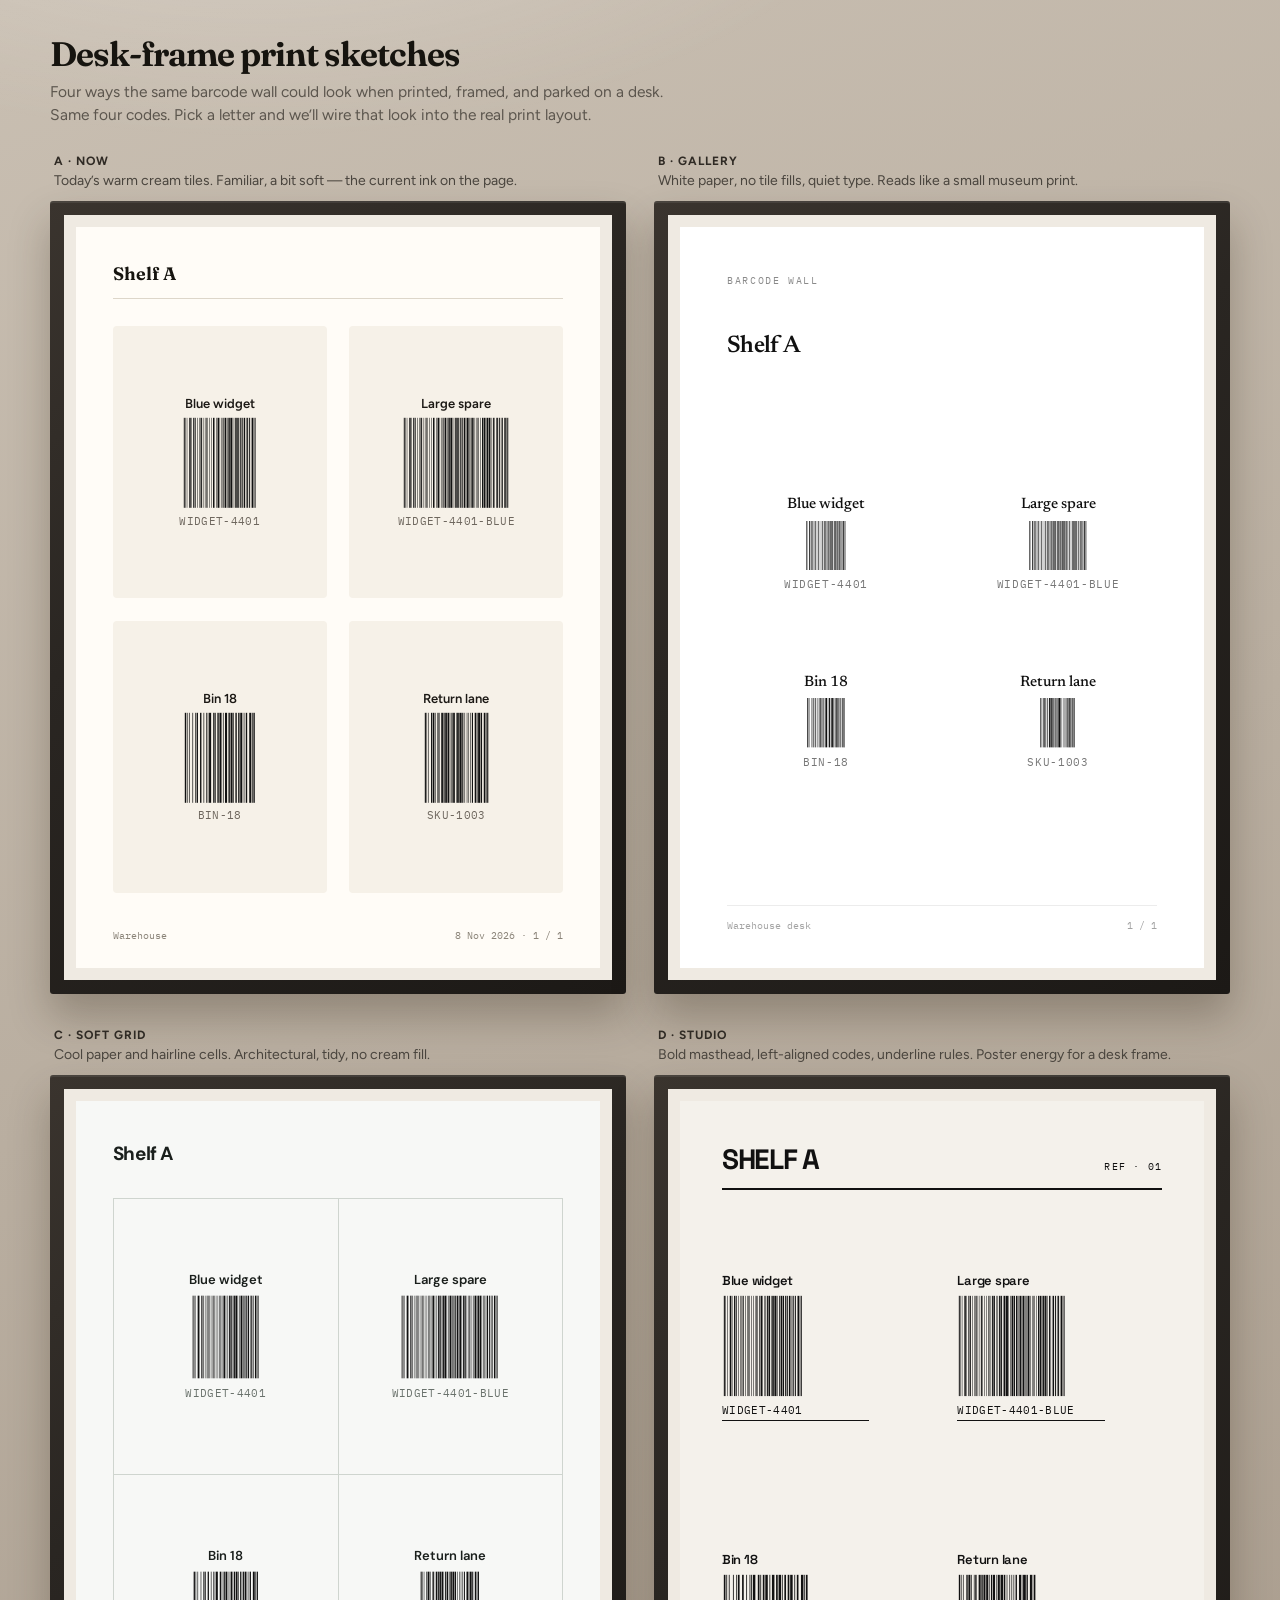
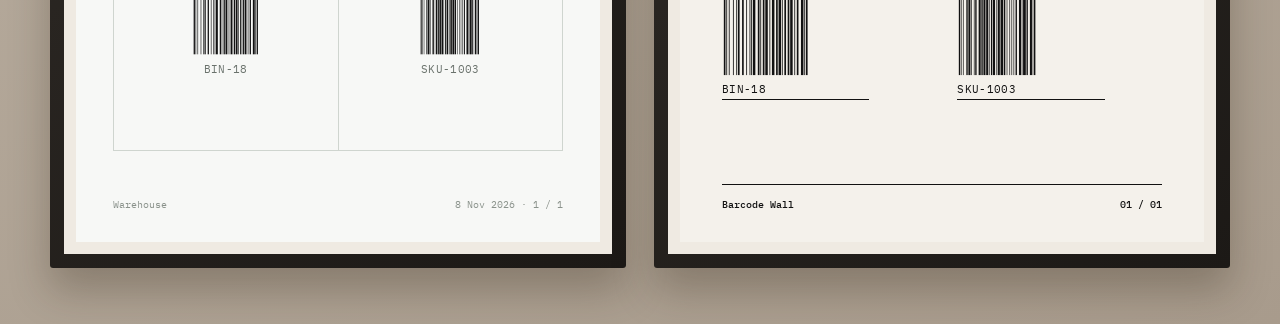
<file: .desk-frames/index.html>
<!DOCTYPE html>
<html lang="en">
<head>
  <meta charset="UTF-8" />
  <meta name="viewport" content="width=device-width, initial-scale=1" />
  <title>Desk-frame print sketches</title>
  <link rel="preconnect" href="https://fonts.googleapis.com" />
  <link rel="preconnect" href="https://fonts.gstatic.com" crossorigin />
  <link href="https://fonts.googleapis.com/css2?family=Fraunces:opsz,wght@9..144,500;9..144,650&family=Figtree:wght@400;500;600;700&family=IBM+Plex+Mono:wght@400;500&family=Newsreader:opsz,wght@6..72,500;6..72,600&family=Space+Grotesk:wght@500;600;700&family=DM+Sans:opsz,wght@9..40,500;9..40,600;9..40,700&display=swap" rel="stylesheet" />
  <style>
    :root {
      --desk: #b9aea0;
      --desk-deep: #a89b8c;
      --ink: #16140f;
      --muted: #5c564e;
      --frame: #2a2622;
      --mat: #efeae2;
    }

    * { box-sizing: border-box; }

    html, body {
      margin: 0;
      background:
        radial-gradient(1200px 600px at 20% -10%, rgba(255,255,255,0.28), transparent 55%),
        linear-gradient(160deg, #c9bfb2 0%, var(--desk) 48%, var(--desk-deep) 100%);
      color: var(--ink);
      font-family: Figtree, "Segoe UI", sans-serif;
      min-height: 100%;
    }

    body {
      padding: 36px 28px 56px;
    }

    .intro {
      max-width: 1180px;
      margin: 0 auto 28px;
    }

    .intro h1 {
      margin: 0 0 8px;
      font-family: Fraunces, Georgia, serif;
      font-size: 34px;
      font-weight: 650;
      letter-spacing: -0.03em;
      line-height: 1.1;
    }

    .intro p {
      margin: 0;
      max-width: 62ch;
      color: var(--muted);
      font-size: 15.5px;
      line-height: 1.45;
    }

    .board {
      max-width: 1180px;
      margin: 0 auto;
      display: grid;
      grid-template-columns: 1fr 1fr;
      gap: 34px 28px;
    }

    .option {
      display: flex;
      flex-direction: column;
      gap: 10px;
    }

    .option-meta {
      display: flex;
      flex-direction: column;
      gap: 4px;
      padding: 0 4px;
    }

    .option-name {
      margin: 0;
      font-size: 12px;
      letter-spacing: 0.08em;
      text-transform: uppercase;
      font-weight: 700;
      color: #2f2a24;
    }

    .option-note {
      margin: 0;
      font-size: 14px;
      color: #4a453e;
      line-height: 1.35;
    }

    /* Physical frame around the print */
    .frame {
      background: linear-gradient(145deg, #3a342e, var(--frame) 40%, #1c1916);
      padding: 14px;
      border-radius: 3px;
      box-shadow:
        0 22px 40px rgba(40, 28, 16, 0.28),
        0 2px 0 rgba(255,255,255,0.08) inset;
    }

    .mat {
      background: var(--mat);
      padding: 12px;
    }

    .sheet {
      width: 100%;
      aspect-ratio: 210 / 297;
      display: flex;
      flex-direction: column;
      position: relative;
      overflow: hidden;
      print-color-adjust: exact;
      -webkit-print-color-adjust: exact;
    }

    .sheet-title {
      margin: 0;
      line-height: 1.15;
    }

    .grid {
      display: grid;
      grid-template-columns: 1fr 1fr;
      flex: 1;
      min-height: 0;
    }

    .cell {
      display: flex;
      flex-direction: column;
      align-items: center;
      justify-content: center;
      gap: 5px;
      min-height: 0;
      text-align: center;
    }

    .cell-title {
      margin: 0;
      font-weight: 600;
      line-height: 1.15;
    }

    .bars {
      width: 100%;
      display: flex;
      align-items: center;
      justify-content: center;
      min-height: 0;
    }

    .bars svg {
      height: 100%;
      width: auto;
      max-width: 100%;
      display: block;
    }

    .label {
      margin: 0;
      font-family: "IBM Plex Mono", ui-monospace, monospace;
      letter-spacing: 0.03em;
      text-align: center;
    }

    .foot {
      display: flex;
      justify-content: space-between;
      align-items: baseline;
      font-family: "IBM Plex Mono", ui-monospace, monospace;
    }

    /* A · Now (baseline) */
    .now .sheet {
      background: #fffcf7;
      padding: 7% 7% 5%;
      gap: 4%;
    }
    .now .sheet-title {
      font-family: Fraunces, Georgia, serif;
      font-size: clamp(14px, 2.4vw, 18px);
      font-weight: 650;
      padding-bottom: 3%;
      border-bottom: 1px solid #ddd6ca;
    }
    .now .grid { gap: 4% 5%; }
    .now .cell {
      background: #f6f1e8;
      border-radius: 4px;
      padding: 6% 5%;
      gap: 4px;
    }
    .now .cell-title { font-size: clamp(11px, 1.7vw, 13px); color: #1c1915; }
    .now .bars { height: 38%; }
    .now .label { font-size: clamp(9px, 1.3vw, 11px); color: #6e675e; }
    .now .foot { font-size: clamp(8px, 1.1vw, 10px); color: #8a8378; margin-top: 2%; }

    /* B · Gallery */
    .gallery .sheet {
      background: #ffffff;
      padding: 9% 9% 7%;
      gap: 6%;
    }
    .gallery .sheet-title {
      font-family: Newsreader, Georgia, serif;
      font-size: clamp(18px, 3vw, 24px);
      font-weight: 600;
      letter-spacing: -0.03em;
      color: #111;
      border: 0;
      padding: 0;
    }
    .gallery .eyebrow {
      margin: 0 0 6px;
      font-family: "IBM Plex Mono", monospace;
      font-size: clamp(8px, 1.1vw, 10px);
      letter-spacing: 0.16em;
      text-transform: uppercase;
      color: #8a8a8a;
    }
    .gallery .grid {
      gap: 7% 8%;
      align-content: center;
    }
    .gallery .cell {
      background: transparent;
      padding: 0;
      gap: 7px;
    }
    .gallery .cell-title {
      font-family: Newsreader, Georgia, serif;
      font-size: clamp(12px, 1.9vw, 15px);
      font-weight: 500;
      color: #111;
    }
    .gallery .bars { height: 34%; }
    .gallery .label {
      font-size: clamp(9px, 1.25vw, 11px);
      color: #777;
      letter-spacing: 0.06em;
    }
    .gallery .foot {
      font-size: clamp(8px, 1.1vw, 10px);
      color: #a3a3a3;
      border-top: 1px solid #ececec;
      padding-top: 3%;
      margin-top: auto;
    }

    /* C · Soft Grid */
    .soft .sheet {
      background: #f7f8f6;
      padding: 8% 7% 6%;
      gap: 5%;
    }
    .soft .sheet-title {
      font-family: "DM Sans", Figtree, sans-serif;
      font-size: clamp(15px, 2.5vw, 19px);
      font-weight: 700;
      letter-spacing: -0.02em;
      color: #1a1f1c;
    }
    .soft .grid {
      gap: 0;
      border-top: 1px solid #cfd5cf;
      border-left: 1px solid #cfd5cf;
    }
    .soft .cell {
      background: transparent;
      border-right: 1px solid #cfd5cf;
      border-bottom: 1px solid #cfd5cf;
      padding: 8% 6%;
      gap: 6px;
    }
    .soft .cell-title {
      font-family: "DM Sans", Figtree, sans-serif;
      font-size: clamp(11px, 1.7vw, 13px);
      font-weight: 600;
      color: #1a1f1c;
    }
    .soft .bars { height: 36%; }
    .soft .label {
      font-size: clamp(9px, 1.25vw, 11px);
      color: #6a726c;
    }
    .soft .foot {
      font-size: clamp(8px, 1.1vw, 10px);
      color: #8a928b;
      margin-top: 3%;
    }

    /* D · Studio Poster */
    .studio .sheet {
      background: #f4f1eb;
      padding: 8% 8% 6%;
      gap: 5%;
    }
    .studio .mast {
      display: flex;
      justify-content: space-between;
      align-items: flex-end;
      gap: 12px;
      border-bottom: 2.5px solid #111;
      padding-bottom: 3%;
    }
    .studio .sheet-title {
      font-family: "Space Grotesk", Figtree, sans-serif;
      font-size: clamp(20px, 3.4vw, 28px);
      font-weight: 700;
      letter-spacing: -0.045em;
      text-transform: uppercase;
      color: #111;
      max-width: 70%;
    }
    .studio .mast-mark {
      font-family: "IBM Plex Mono", monospace;
      font-size: clamp(8px, 1.15vw, 10px);
      letter-spacing: 0.12em;
      text-transform: uppercase;
      color: #111;
      white-space: nowrap;
      padding-bottom: 2px;
    }
    .studio .grid {
      gap: 6% 7%;
      align-content: stretch;
    }
    .studio .cell {
      background: transparent;
      align-items: stretch;
      padding: 0;
      gap: 5px;
    }
    .studio .cell-title {
      font-family: "Space Grotesk", Figtree, sans-serif;
      font-size: clamp(11px, 1.7vw, 13px);
      font-weight: 600;
      letter-spacing: -0.02em;
      text-align: left;
      color: #111;
      width: 100%;
    }
    .studio .bars {
      height: 42%;
      justify-content: flex-start;
    }
    .studio .label {
      font-size: clamp(9px, 1.25vw, 11px);
      color: #111;
      text-align: left;
      border-bottom: 1.5px solid #111;
      padding-bottom: 3px;
      align-self: flex-start;
      min-width: 72%;
    }
    .studio .foot {
      font-size: clamp(8px, 1.1vw, 10px);
      color: #111;
      margin-top: auto;
      padding-top: 3%;
      border-top: 1px solid #111;
      font-weight: 500;
    }

    @media (max-width: 860px) {
      .board { grid-template-columns: 1fr; }
      body { padding: 24px 16px 40px; }
    }
  </style>
</head>
<body>
  <header class="intro">
    <h1>Desk-frame print sketches</h1>
    <p>
      Four ways the same barcode wall could look when printed, framed, and parked on a desk.
      Same four codes. Pick a letter and we’ll wire that look into the real print layout.
    </p>
  </header>

  <div class="board">
    <section class="option now" id="opt-a">
      <div class="option-meta">
        <p class="option-name">A · Now</p>
        <p class="option-note">Today’s warm cream tiles. Familiar, a bit soft — the current ink on the page.</p>
      </div>
      <div class="frame" data-shot="a-now"><div class="mat"><article class="sheet" data-style="now"></article></div></div>
    </section>

    <section class="option gallery" id="opt-b">
      <div class="option-meta">
        <p class="option-name">B · Gallery</p>
        <p class="option-note">White paper, no tile fills, quiet type. Reads like a small museum print.</p>
      </div>
      <div class="frame" data-shot="b-gallery"><div class="mat"><article class="sheet" data-style="gallery"></article></div></div>
    </section>

    <section class="option soft" id="opt-c">
      <div class="option-meta">
        <p class="option-name">C · Soft Grid</p>
        <p class="option-note">Cool paper and hairline cells. Architectural, tidy, no cream fill.</p>
      </div>
      <div class="frame" data-shot="c-soft"><div class="mat"><article class="sheet" data-style="soft"></article></div></div>
    </section>

    <section class="option studio" id="opt-d">
      <div class="option-meta">
        <p class="option-name">D · Studio</p>
        <p class="option-note">Bold masthead, left-aligned codes, underline rules. Poster energy for a desk frame.</p>
      </div>
      <div class="frame" data-shot="d-studio"><div class="mat"><article class="sheet" data-style="studio"></article></div></div>
    </section>
  </div>

  <script src="../ui/vendor/JsBarcode.code128.min.js"></script>
  <script>
    const items = [
      { title: "Blue widget", text: "WIDGET-4401" },
      { title: "Large spare", text: "WIDGET-4401-BLUE" },
      { title: "Bin 18", text: "BIN-18" },
      { title: "Return lane", text: "SKU-1003" },
    ];

    function moduleWidth(len, maxAcross) {
      const modules = Math.max(40, 11 * (len + 3) + 2);
      return Math.max(0.55, Math.min(2.1, Math.round((maxAcross / modules) * 100) / 100));
    }

    function fill(sheet) {
      const style = sheet.dataset.style;
      const frag = document.createDocumentFragment();

      if (style === "gallery") {
        const eye = document.createElement("p");
        eye.className = "eyebrow";
        eye.textContent = "Barcode Wall";
        frag.appendChild(eye);
      }

      if (style === "studio") {
        const mast = document.createElement("div");
        mast.className = "mast";
        const title = document.createElement("p");
        title.className = "sheet-title";
        title.textContent = "Shelf A";
        const mark = document.createElement("span");
        mark.className = "mast-mark";
        mark.textContent = "Ref · 01";
        mast.append(title, mark);
        frag.appendChild(mast);
      } else {
        const title = document.createElement("p");
        title.className = "sheet-title";
        title.textContent = "Shelf A";
        frag.appendChild(title);
      }

      const grid = document.createElement("div");
      grid.className = "grid";

      items.forEach((item) => {
        const cell = document.createElement("div");
        cell.className = "cell";

        const t = document.createElement("p");
        t.className = "cell-title";
        t.textContent = item.title;

        const bars = document.createElement("div");
        bars.className = "bars";
        const svg = document.createElementNS("http://www.w3.org/2000/svg", "svg");
        bars.appendChild(svg);

        const label = document.createElement("p");
        label.className = "label";
        label.textContent = item.text;

        cell.append(t, bars, label);
        grid.appendChild(cell);

        const across = style === "studio" ? 92 : 78;
        JsBarcode(svg, item.text, {
          format: "CODE128",
          displayValue: false,
          margin: style === "gallery" ? 0 : 2,
          height: style === "studio" ? 110 : 100,
          width: moduleWidth(item.text.length, across),
          background: "transparent",
          lineColor: "#111111",
        });
        svg.setAttribute("preserveAspectRatio", "xMidYMid meet");
      });

      frag.appendChild(grid);

      const foot = document.createElement("div");
      foot.className = "foot";
      if (style === "studio") {
        foot.innerHTML = "<span>Barcode Wall</span><span>01 / 01</span>";
      } else if (style === "gallery") {
        foot.innerHTML = "<span>Warehouse desk</span><span>1 / 1</span>";
      } else {
        foot.innerHTML = "<span>Warehouse</span><span>8 Nov 2026 · 1 / 1</span>";
      }
      frag.appendChild(foot);

      sheet.appendChild(frag);
    }

    document.querySelectorAll(".sheet").forEach(fill);
  </script>
</body>
</html>
</file>
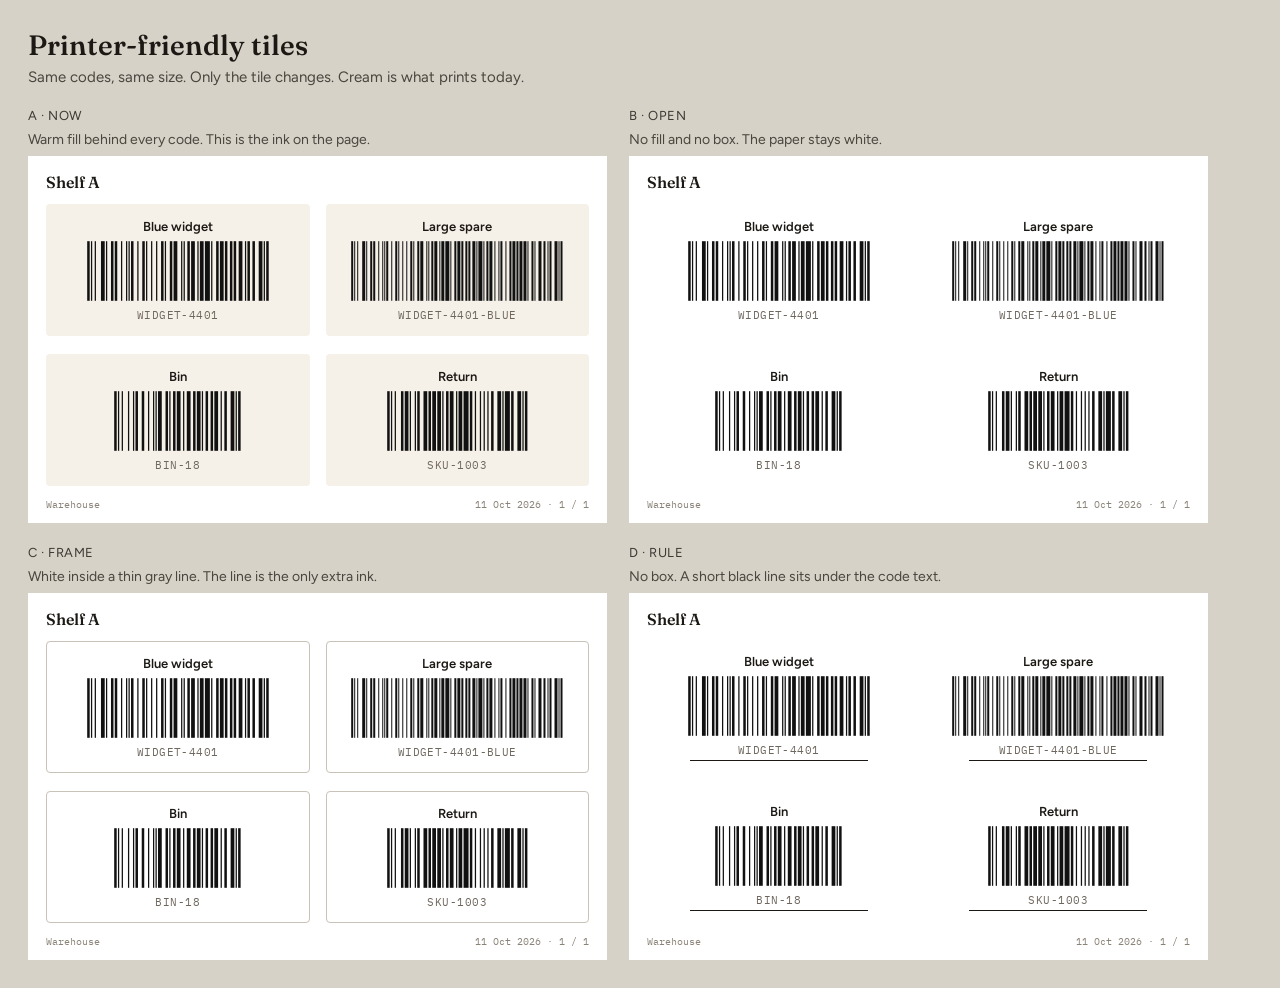
<file: .preview-tiles/index.html>
<!DOCTYPE html>
<html lang="en">
<head>
  <meta charset="UTF-8" />
  <title>Tile treatments</title>
  <link rel="preconnect" href="https://fonts.googleapis.com" />
  <link rel="preconnect" href="https://fonts.gstatic.com" crossorigin />
  <link href="https://fonts.googleapis.com/css2?family=Fraunces:opsz,wght@9..144,560&family=Figtree:wght@500;600&family=IBM+Plex+Mono:wght@500&display=swap" rel="stylesheet" />
  <style>
    * { box-sizing: border-box; }
    html, body { margin: 0; background: #d7d2c8; }
    body {
      font-family: Figtree, "Segoe UI", sans-serif;
      color: #1c1915;
      padding: 28px;
    }
    h1 {
      margin: 0 0 6px;
      font-family: Fraunces, Georgia, serif;
      font-size: 28px;
      font-weight: 560;
    }
    .lead { margin: 0 0 22px; color: #4a453e; font-size: 15px; }
    .board {
      display: grid;
      grid-template-columns: 1fr 1fr;
      gap: 22px;
      max-width: 1180px;
    }
    .option { display: flex; flex-direction: column; gap: 8px; }
    .option-name {
      margin: 0;
      font-size: 13px;
      letter-spacing: 0.04em;
      text-transform: uppercase;
      color: #3d3832;
    }
    .option-note { margin: 0; font-size: 14px; color: #4a453e; }
    .sheet {
      background: #fff;
      width: 100%;
      padding: 16px 18px 12px;
      display: flex;
      flex-direction: column;
      gap: 12px;
    }
    .sheet-title {
      margin: 0;
      font-family: Fraunces, Georgia, serif;
      font-size: 16px;
      font-weight: 560;
    }
    .grid {
      display: grid;
      grid-template-columns: 1fr 1fr;
      gap: 18px 16px;
    }
    .cell {
      display: flex;
      flex-direction: column;
      align-items: center;
      justify-content: center;
      gap: 6px;
      padding: 8px 8px 7px;
      min-height: 132px;
      border-radius: 4px;
    }
    .cell-title {
      margin: 0;
      font-size: 13px;
      font-weight: 600;
      text-align: center;
      color: #1c1915;
    }
    .bars {
      height: 62px;
      width: 100%;
      display: flex;
      align-items: center;
      justify-content: center;
    }
    .bars svg { height: 100%; width: auto; max-width: 100%; display: block; }
    .label {
      margin: 0;
      font-family: "IBM Plex Mono", ui-monospace, monospace;
      font-size: 11px;
      letter-spacing: 0.04em;
      color: #6e675e;
      text-align: center;
    }
    .foot {
      display: flex;
      justify-content: space-between;
      font-size: 10px;
      color: #8a8378;
      font-family: "IBM Plex Mono", ui-monospace, monospace;
    }
    .now .cell { background: #f6f1e8; }
    .open .cell { background: transparent; }
    .frame .cell {
      background: #fff;
      border: 1px solid #c8c2b8;
    }
    .rule .cell { background: transparent; }
    .rule .label {
      border-bottom: 1px solid #1c1915;
      padding-bottom: 3px;
      min-width: 72%;
    }
  </style>
</head>
<body>
  <h1>Printer-friendly tiles</h1>
  <p class="lead">Same codes, same size. Only the tile changes. Cream is what prints today.</p>
  <div class="board">
    <section class="option" id="opt-now">
      <p class="option-name">A · Now</p>
      <p class="option-note">Warm fill behind every code. This is the ink on the page.</p>
      <article class="sheet now" data-shot="now"></article>
    </section>
    <section class="option" id="opt-open">
      <p class="option-name">B · Open</p>
      <p class="option-note">No fill and no box. The paper stays white.</p>
      <article class="sheet open" data-shot="open"></article>
    </section>
    <section class="option" id="opt-frame">
      <p class="option-name">C · Frame</p>
      <p class="option-note">White inside a thin gray line. The line is the only extra ink.</p>
      <article class="sheet frame" data-shot="frame"></article>
    </section>
    <section class="option" id="opt-rule">
      <p class="option-name">D · Rule</p>
      <p class="option-note">No box. A short black line sits under the code text.</p>
      <article class="sheet rule" data-shot="rule"></article>
    </section>
  </div>
  <script src="../ui/vendor/JsBarcode.code128.min.js"></script>
  <script>
    const items = [
      { title: "Blue widget", text: "WIDGET-4401" },
      { title: "Large spare", text: "WIDGET-4401-BLUE" },
      { title: "Bin", text: "BIN-18" },
      { title: "Return", text: "SKU-1003" },
    ];
    function moduleWidth(len) {
      const modules = Math.max(40, 11 * (len + 3) + 2);
      const col = 78;
      const maxAcross = (col / 22) * 100;
      return Math.max(0.55, Math.min(2.1, Math.round((maxAcross / modules) * 100) / 100));
    }
    function fill(sheet) {
      const title = document.createElement("p");
      title.className = "sheet-title";
      title.textContent = "Shelf A";
      const grid = document.createElement("div");
      grid.className = "grid";
      items.forEach((item) => {
        const cell = document.createElement("div");
        cell.className = "cell";
        const t = document.createElement("p");
        t.className = "cell-title";
        t.textContent = item.title;
        const bars = document.createElement("div");
        bars.className = "bars";
        const svg = document.createElementNS("http://www.w3.org/2000/svg", "svg");
        bars.appendChild(svg);
        const label = document.createElement("p");
        label.className = "label";
        label.textContent = item.text;
        cell.append(t, bars, label);
        grid.appendChild(cell);
        JsBarcode(svg, item.text, {
          format: "CODE128",
          displayValue: false,
          margin: 2,
          height: 100,
          width: moduleWidth(item.text.length),
          background: "transparent",
          lineColor: "#111111",
        });
        svg.setAttribute("preserveAspectRatio", "xMidYMid meet");
      });
      const foot = document.createElement("div");
      foot.className = "foot";
      foot.innerHTML = "<span>Warehouse</span><span>11 Oct 2026 · 1 / 1</span>";
      sheet.append(title, grid, foot);
    }
    document.querySelectorAll(".sheet").forEach(fill);
  </script>
</body>
</html>
</file>
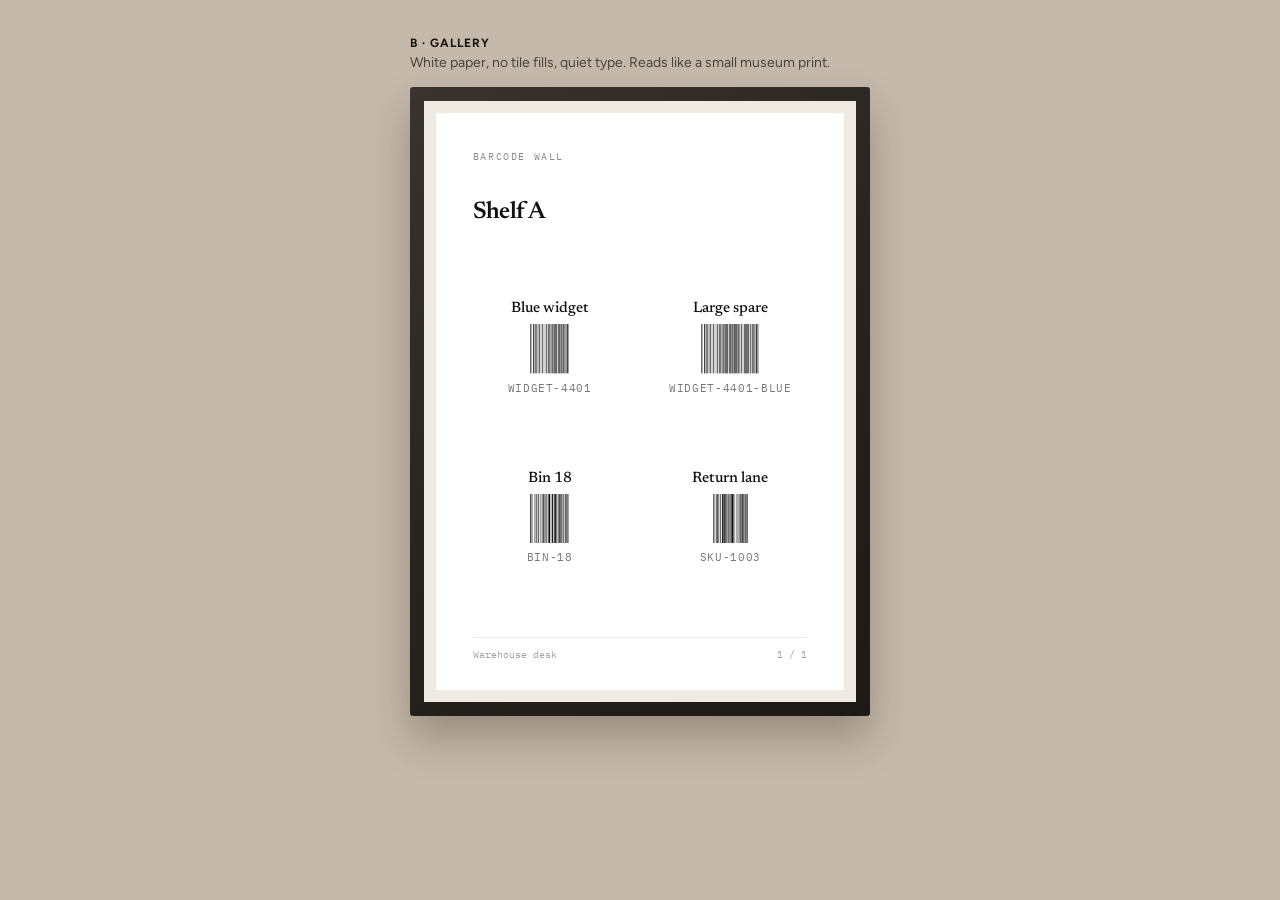
<file: .desk-frames/solo.html>
<!DOCTYPE html>
<html lang="en">
<head>
  <meta charset="UTF-8" />
  <meta name="viewport" content="width=device-width, initial-scale=1" />
  <title>Solo desk-frame sketch</title>
  <link rel="preconnect" href="https://fonts.googleapis.com" />
  <link rel="preconnect" href="https://fonts.gstatic.com" crossorigin />
  <link href="https://fonts.googleapis.com/css2?family=Fraunces:opsz,wght@9..144,500;9..144,650&family=Figtree:wght@400;500;600;700&family=IBM+Plex+Mono:wght@400;500&family=Newsreader:opsz,wght@6..72,500;6..72,600&family=Space+Grotesk:wght@500;600;700&family=DM+Sans:opsz,wght@9..40,500;9..40,600;9..40,700&display=swap" rel="stylesheet" />
  <style>
    * { box-sizing: border-box; }
    html, body {
      margin: 0;
      min-height: 100%;
      background: #c4b9ab;
      font-family: Figtree, "Segoe UI", sans-serif;
      color: #16140f;
    }
    body {
      display: flex;
      flex-direction: column;
      align-items: center;
      justify-content: center;
      padding: 36px 24px 48px;
      gap: 14px;
    }
    .meta { width: min(460px, 92vw); }
    .option-name {
      margin: 0;
      font-size: 12px;
      letter-spacing: 0.08em;
      text-transform: uppercase;
      font-weight: 700;
    }
    .option-note {
      margin: 4px 0 0;
      font-size: 14px;
      color: #4a453e;
      line-height: 1.35;
    }
    .frame {
      width: min(460px, 92vw);
      background: linear-gradient(145deg, #3a342e, #2a2622 40%, #1c1916);
      padding: 14px;
      border-radius: 3px;
      box-shadow: 0 22px 40px rgba(40, 28, 16, 0.28);
    }
    .mat { background: #efeae2; padding: 12px; }
    .sheet {
      width: 100%;
      aspect-ratio: 210 / 297;
      display: flex;
      flex-direction: column;
      position: relative;
      overflow: hidden;
    }
    .sheet-title { margin: 0; line-height: 1.15; }
    .grid {
      display: grid;
      grid-template-columns: 1fr 1fr;
      flex: 1;
      min-height: 0;
    }
    .cell {
      display: flex;
      flex-direction: column;
      align-items: center;
      justify-content: center;
      gap: 5px;
      min-height: 0;
      text-align: center;
    }
    .cell-title { margin: 0; font-weight: 600; line-height: 1.15; }
    .bars {
      width: 100%;
      display: flex;
      align-items: center;
      justify-content: center;
      min-height: 0;
    }
    .bars svg { height: 100%; width: auto; max-width: 100%; display: block; }
    .label {
      margin: 0;
      font-family: "IBM Plex Mono", ui-monospace, monospace;
      letter-spacing: 0.03em;
      text-align: center;
    }
    .foot {
      display: flex;
      justify-content: space-between;
      align-items: baseline;
      font-family: "IBM Plex Mono", ui-monospace, monospace;
    }

    .now .sheet { background: #fffcf7; padding: 7% 7% 5%; gap: 4%; }
    .now .sheet-title {
      font-family: Fraunces, Georgia, serif;
      font-size: 18px;
      font-weight: 650;
      padding-bottom: 3%;
      border-bottom: 1px solid #ddd6ca;
    }
    .now .grid { gap: 4% 5%; }
    .now .cell {
      background: #f6f1e8;
      border-radius: 4px;
      padding: 6% 5%;
      gap: 4px;
    }
    .now .cell-title { font-size: 13px; color: #1c1915; }
    .now .bars { height: 38%; }
    .now .label { font-size: 11px; color: #6e675e; }
    .now .foot { font-size: 10px; color: #8a8378; margin-top: 2%; }

    .gallery .sheet { background: #ffffff; padding: 9% 9% 7%; gap: 6%; }
    .gallery .eyebrow {
      margin: 0 0 6px;
      font-family: "IBM Plex Mono", monospace;
      font-size: 10px;
      letter-spacing: 0.16em;
      text-transform: uppercase;
      color: #8a8a8a;
    }
    .gallery .sheet-title {
      font-family: Newsreader, Georgia, serif;
      font-size: 24px;
      font-weight: 600;
      letter-spacing: -0.03em;
      color: #111;
    }
    .gallery .grid { gap: 7% 8%; align-content: center; }
    .gallery .cell { background: transparent; padding: 0; gap: 7px; }
    .gallery .cell-title {
      font-family: Newsreader, Georgia, serif;
      font-size: 15px;
      font-weight: 500;
      color: #111;
    }
    .gallery .bars { height: 34%; }
    .gallery .label { font-size: 11px; color: #777; letter-spacing: 0.06em; }
    .gallery .foot {
      font-size: 10px;
      color: #a3a3a3;
      border-top: 1px solid #ececec;
      padding-top: 3%;
      margin-top: auto;
    }

    .soft .sheet { background: #f7f8f6; padding: 8% 7% 6%; gap: 5%; }
    .soft .sheet-title {
      font-family: "DM Sans", Figtree, sans-serif;
      font-size: 19px;
      font-weight: 700;
      letter-spacing: -0.02em;
      color: #1a1f1c;
    }
    .soft .grid {
      gap: 0;
      border-top: 1px solid #cfd5cf;
      border-left: 1px solid #cfd5cf;
    }
    .soft .cell {
      background: transparent;
      border-right: 1px solid #cfd5cf;
      border-bottom: 1px solid #cfd5cf;
      padding: 8% 6%;
      gap: 6px;
    }
    .soft .cell-title {
      font-family: "DM Sans", Figtree, sans-serif;
      font-size: 13px;
      font-weight: 600;
      color: #1a1f1c;
    }
    .soft .bars { height: 36%; }
    .soft .label { font-size: 11px; color: #6a726c; }
    .soft .foot { font-size: 10px; color: #8a928b; margin-top: 3%; }

    .studio .sheet { background: #f4f1eb; padding: 8% 8% 6%; gap: 5%; }
    .studio .mast {
      display: flex;
      justify-content: space-between;
      align-items: flex-end;
      gap: 12px;
      border-bottom: 2.5px solid #111;
      padding-bottom: 3%;
    }
    .studio .sheet-title {
      font-family: "Space Grotesk", Figtree, sans-serif;
      font-size: 28px;
      font-weight: 700;
      letter-spacing: -0.045em;
      text-transform: uppercase;
      color: #111;
      max-width: 70%;
    }
    .studio .mast-mark {
      font-family: "IBM Plex Mono", monospace;
      font-size: 10px;
      letter-spacing: 0.12em;
      text-transform: uppercase;
      color: #111;
      white-space: nowrap;
      padding-bottom: 2px;
    }
    .studio .grid { gap: 6% 7%; }
    .studio .cell {
      background: transparent;
      align-items: stretch;
      padding: 0;
      gap: 5px;
    }
    .studio .cell-title {
      font-family: "Space Grotesk", Figtree, sans-serif;
      font-size: 13px;
      font-weight: 600;
      letter-spacing: -0.02em;
      text-align: left;
      color: #111;
      width: 100%;
    }
    .studio .bars { height: 42%; justify-content: flex-start; }
    .studio .label {
      font-size: 11px;
      color: #111;
      text-align: left;
      border-bottom: 1.5px solid #111;
      padding-bottom: 3px;
      align-self: flex-start;
      min-width: 72%;
    }
    .studio .foot {
      font-size: 10px;
      color: #111;
      margin-top: auto;
      padding-top: 3%;
      border-top: 1px solid #111;
      font-weight: 500;
    }
  </style>
</head>
<body>
  <div class="meta">
    <p class="option-name" id="name"></p>
    <p class="option-note" id="note"></p>
  </div>
  <div class="frame" id="frameWrap">
    <div class="mat"><article class="sheet" id="sheet"></article></div>
  </div>
  <script src="../ui/vendor/JsBarcode.code128.min.js"></script>
  <script>
    const META = {
      now: { name: "A · Now", note: "Today’s warm cream tiles. Familiar, a bit soft — the current ink on the page.", cls: "now" },
      gallery: { name: "B · Gallery", note: "White paper, no tile fills, quiet type. Reads like a small museum print.", cls: "gallery" },
      soft: { name: "C · Soft Grid", note: "Cool paper and hairline cells. Architectural, tidy, no cream fill.", cls: "soft" },
      studio: { name: "D · Studio", note: "Bold masthead, left-aligned codes, underline rules. Poster energy for a desk frame.", cls: "studio" },
    };
    const items = [
      { title: "Blue widget", text: "WIDGET-4401" },
      { title: "Large spare", text: "WIDGET-4401-BLUE" },
      { title: "Bin 18", text: "BIN-18" },
      { title: "Return lane", text: "SKU-1003" },
    ];
    const style = new URLSearchParams(location.search).get("s") || "gallery";
    const meta = META[style] || META.gallery;
    document.body.classList.add(meta.cls);
    document.getElementById("name").textContent = meta.name;
    document.getElementById("note").textContent = meta.note;
    const sheet = document.getElementById("sheet");

    function moduleWidth(len, maxAcross) {
      const modules = Math.max(40, 11 * (len + 3) + 2);
      return Math.max(0.55, Math.min(2.1, Math.round((maxAcross / modules) * 100) / 100));
    }

    if (style === "gallery") {
      const eye = document.createElement("p");
      eye.className = "eyebrow";
      eye.textContent = "Barcode Wall";
      sheet.appendChild(eye);
    }
    if (style === "studio") {
      const mast = document.createElement("div");
      mast.className = "mast";
      const title = document.createElement("p");
      title.className = "sheet-title";
      title.textContent = "Shelf A";
      const mark = document.createElement("span");
      mark.className = "mast-mark";
      mark.textContent = "Ref · 01";
      mast.append(title, mark);
      sheet.appendChild(mast);
    } else {
      const title = document.createElement("p");
      title.className = "sheet-title";
      title.textContent = "Shelf A";
      sheet.appendChild(title);
    }

    const grid = document.createElement("div");
    grid.className = "grid";
    items.forEach((item) => {
      const cell = document.createElement("div");
      cell.className = "cell";
      const t = document.createElement("p");
      t.className = "cell-title";
      t.textContent = item.title;
      const bars = document.createElement("div");
      bars.className = "bars";
      const svg = document.createElementNS("http://www.w3.org/2000/svg", "svg");
      bars.appendChild(svg);
      const label = document.createElement("p");
      label.className = "label";
      label.textContent = item.text;
      cell.append(t, bars, label);
      grid.appendChild(cell);
      JsBarcode(svg, item.text, {
        format: "CODE128",
        displayValue: false,
        margin: style === "gallery" ? 0 : 2,
        height: style === "studio" ? 110 : 100,
        width: moduleWidth(item.text.length, style === "studio" ? 92 : 78),
        background: "transparent",
        lineColor: "#111111",
      });
      svg.setAttribute("preserveAspectRatio", "xMidYMid meet");
    });
    sheet.appendChild(grid);
    const foot = document.createElement("div");
    foot.className = "foot";
    if (style === "studio") foot.innerHTML = "<span>Barcode Wall</span><span>01 / 01</span>";
    else if (style === "gallery") foot.innerHTML = "<span>Warehouse desk</span><span>1 / 1</span>";
    else foot.innerHTML = "<span>Warehouse</span><span>8 Nov 2026 · 1 / 1</span>";
    sheet.appendChild(foot);
  </script>
</body>
</html>
</file>
